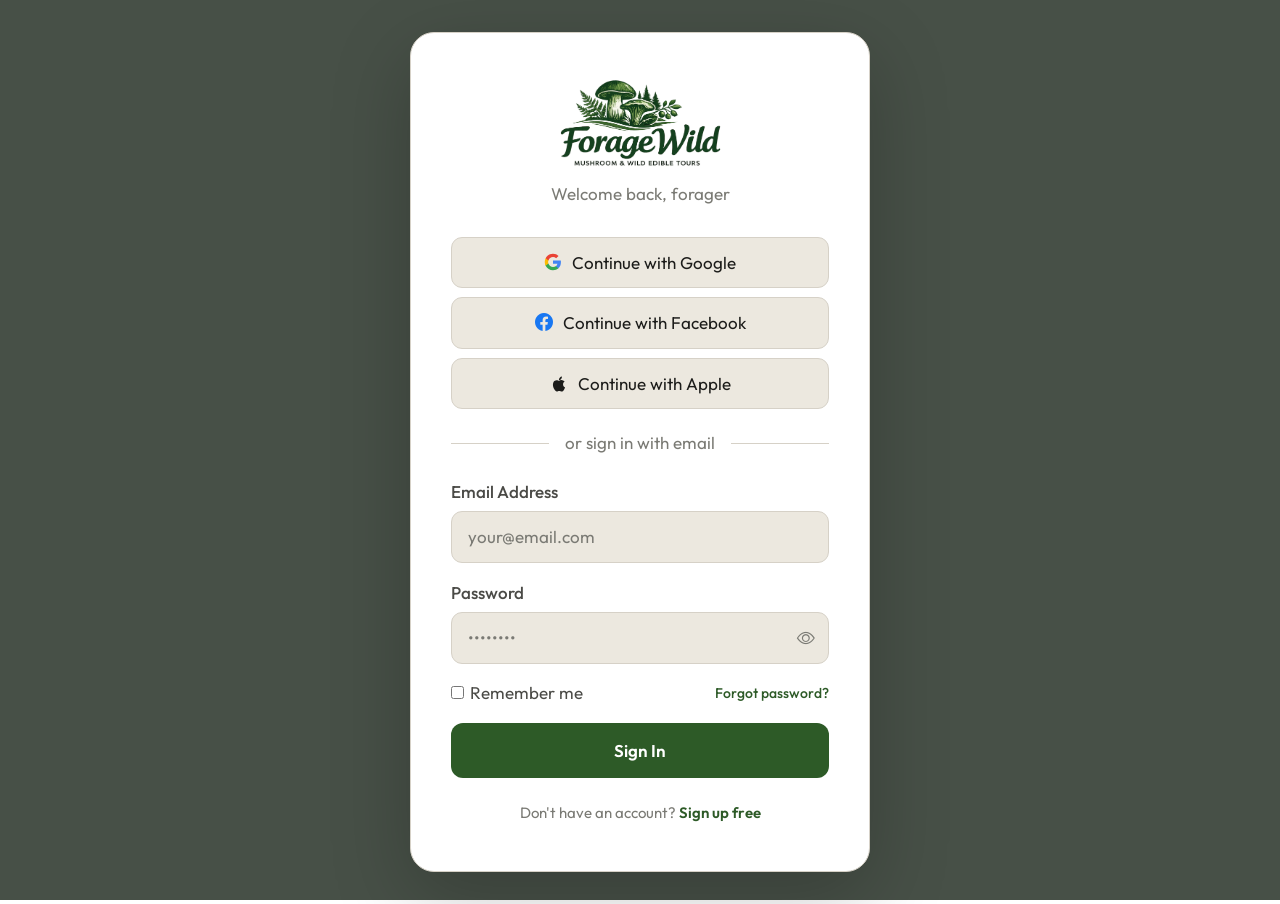
<file: login.html>
<!DOCTYPE html>
<html lang="en" data-theme="light" dir="ltr">
<head>
  <meta charset="UTF-8">
  <link rel="icon" type="image/png" href="images/logo.png">
  <meta name="viewport" content="width=device-width, initial-scale=1.0">
  <title>Login — ForageWild</title>
  <link href="https://cdn.jsdelivr.net/npm/bootstrap@5.3.2/dist/css/bootstrap.min.css" rel="stylesheet">
  <link href="https://cdn.jsdelivr.net/npm/bootstrap-icons@1.11.3/font/bootstrap-icons.min.css" rel="stylesheet">
  <link rel="stylesheet" href="css/style.css">
  <style>
    .auth-wrap {
      min-height: 100vh;
      display: flex;
      align-items: center;
      justify-content: center;
      padding: 2rem;
      position: relative;
      overflow: hidden;
    }
    .auth-bg {
      position: fixed;
      inset: 0;
      background-size: cover;
      background-position: center;
      z-index: 0;
    }
    .auth-ov {
      position: fixed;
      inset: 0;
      background: rgba(8,20,8,.74);
      z-index: 1;
    }
    .auth-card {
      background: var(--surface);
      border: 1px solid var(--border);
      border-radius: 24px;
      padding: 2.8rem 2.5rem;
      width: 100%;
      max-width: 460px;
      box-shadow: 0 24px 80px rgba(0,0,0,.22);
      position: relative;
      z-index: 2;
    }
    .auth-logo { text-align: center; margin-bottom: 1.8rem; }
    .auth-logo img { width: 164px; object-fit: cover;  margin: 0 auto .65rem; display: block; }
    .auth-logo .brand { font-family: 'Cormorant Garamond', serif; font-size: 1.8rem; color: var(--primary); display: block; }
    .auth-logo .sub   { color: var(--text3); font-size: 15px; }
    .sbtn {
      background: var(--bg2);
      border: 1.5px solid var(--border);
      border-radius: 11px;
      padding: .62rem 1rem;
      width: 100%;
      cursor: pointer;
      font-size: 17px !important;
      font-family: 'Outfit', sans-serif;
      color: var(--text);
      display: flex;
      align-items: center;
      justify-content: center;
      gap: 10px;
      transition: all .22s;
      margin-bottom: .55rem;
    }
    .sbtn:hover { background: var(--bg); box-shadow: 0 4px 16px rgba(0,0,0,.1); }
    .sbtn i { font-size: 18px; }
    .divider { display: flex; align-items: center; gap: 1rem; margin: 1.2rem 0; }
    .divider::before, .divider::after { content: ''; flex: 1; height: 1px; background: var(--border); }
    .divider span { font-size: 13px; color: var(--text3); white-space: nowrap; }
    .auth-footer { text-align: center; font-size: 15px; color: var(--text3); margin-top: 1.4rem; }
    .auth-footer a { color: var(--primary); font-weight: 600; text-decoration: none; }
    .auth-footer a:hover { text-decoration: underline; }
    @media (max-width: 480px) { .auth-card { padding: 2rem 1.4rem; } }
  </style>
</head>
<body>

  <div class="auth-bg" style="background-image:url('https://images.unsplash.com/photo-1511884642898-4c92249e20b6?w=1400&q=80');"></div>
  <div class="auth-ov"></div>

  <div class="auth-wrap">
    <div class="auth-card">
      <div class="auth-logo">
        <a href="index.html"><img src="images/logo.png" alt="ForageWild"></a>
        
        <span class="sub">Welcome back, forager</span>
      </div>

      <!-- Social Buttons -->
      <button class="sbtn">
        <svg width="18" height="18" viewBox="0 0 24 24" fill="currentColor"><path d="M22.56 12.25c0-.78-.07-1.53-.2-2.25H12v4.26h5.92c-.26 1.37-1.04 2.53-2.21 3.31v2.77h3.57c2.08-1.92 3.28-4.74 3.28-8.09z" fill="#4285F4"/><path d="M12 23c2.97 0 5.46-.98 7.28-2.66l-3.57-2.77c-.98.66-2.23 1.06-3.71 1.06-2.86 0-5.29-1.93-6.16-4.53H2.18v2.84C3.99 20.53 7.7 23 12 23z" fill="#34A853"/><path d="M5.84 14.09c-.22-.66-.35-1.36-.35-2.09s.13-1.43.35-2.09V7.07H2.18C1.43 8.55 1 10.22 1 12s.43 3.45 1.18 4.93l2.85-2.22.81-.62z" fill="#FBBC05"/><path d="M12 5.38c1.62 0 3.06.56 4.21 1.64l3.15-3.15C17.45 2.09 14.97 1 12 1 7.7 1 3.99 3.47 2.18 7.07l3.66 2.84c.87-2.6 3.3-4.53 6.16-4.53z" fill="#EA4335"/></svg>
        Continue with Google
      </button>
      <button class="sbtn">
        <i class="bi bi-facebook" style="color:#1877F2;"></i>
        Continue with Facebook
      </button>
      <button class="sbtn">
        <svg width="18" height="18" viewBox="0 0 24 24" fill="var(--text)"><path d="M18.71 19.5c-.83 1.24-1.71 2.45-3.05 2.47-1.34.03-1.77-.79-3.29-.79-1.53 0-2 .77-3.27.82-1.31.05-2.3-1.32-3.14-2.53C4.25 17 2.94 12.45 4.7 9.39c.87-1.52 2.43-2.48 4.12-2.51 1.28-.02 2.5.87 3.29.87.78 0 2.26-1.07 3.8-.91.65.03 2.47.26 3.64 1.98-.09.06-2.17 1.28-2.15 3.81.03 3.02 2.65 4.03 2.68 4.04-.03.07-.42 1.44-1.38 2.83M13 3.5c.73-.83 1.94-1.46 2.94-1.5.13 1.17-.34 2.35-1.04 3.19-.69.85-1.83 1.51-2.95 1.42-.15-1.15.41-2.35 1.05-3.11z"/></svg>
        Continue with Apple
      </button>

      <div class="divider"><span>or sign in with email</span></div>

      <!-- Email -->
      <label class="flabel">Email Address</label>
      <input type="email" class="finput" placeholder="your@email.com">

      <!-- Password with eye -->
      <label class="flabel">Password</label>
      <div class="finput-wrap" style="margin-bottom:.9rem;">
        <input type="password" class="finput" placeholder="••••••••" id="pw-login">
        <button class="finput-eye" type="button" onclick="toggleEye('pw-login','eye-login')">
          <i class="bi bi-eye" id="eye-login"></i>
        </button>
      </div>

      <div class="d-flex justify-content-between align-items-center mb-3">
        <label style="font-size:14px;color:var(--text2);display:flex;align-items:center;gap:6px;cursor:pointer;">
          <input type="checkbox" style="accent-color:var(--primary);"> Remember me
        </label>
        <a href="#" style="font-size:14px;color:var(--primary);text-decoration:none;font-weight:500;">Forgot password?</a>
      </div>

      <button class="btn-g" style="width:100%;text-align:center;padding:.8rem;">Sign In</button>

      <div class="auth-footer">
        Don't have an account? <a href="register.html">Sign up free</a>
      </div>
      
    </div>
  </div>

  <script src="https://cdn.jsdelivr.net/npm/bootstrap@5.3.2/dist/js/bootstrap.bundle.min.js"></script>
  <script src="js/main.js"></script>
  <script>
    function toggleEye(inputId, iconId) {
      const input = document.getElementById(inputId);
      const icon  = document.getElementById(iconId);
      if (input.type === 'password') {
        input.type = 'text';
        icon.className = 'bi bi-eye-slash';
      } else {
        input.type = 'password';
        icon.className = 'bi bi-eye';
      }
    }
    document.addEventListener('DOMContentLoaded', () => { initTheme(); initDir(); });
  </script>
  <!-- Scroll to Top -->
  <button id="scrollTopBtn" title="Back to top" aria-label="Back to top">
    <i class="bi bi-arrow-up"></i>
  </button>

</body>
</html>
</file>
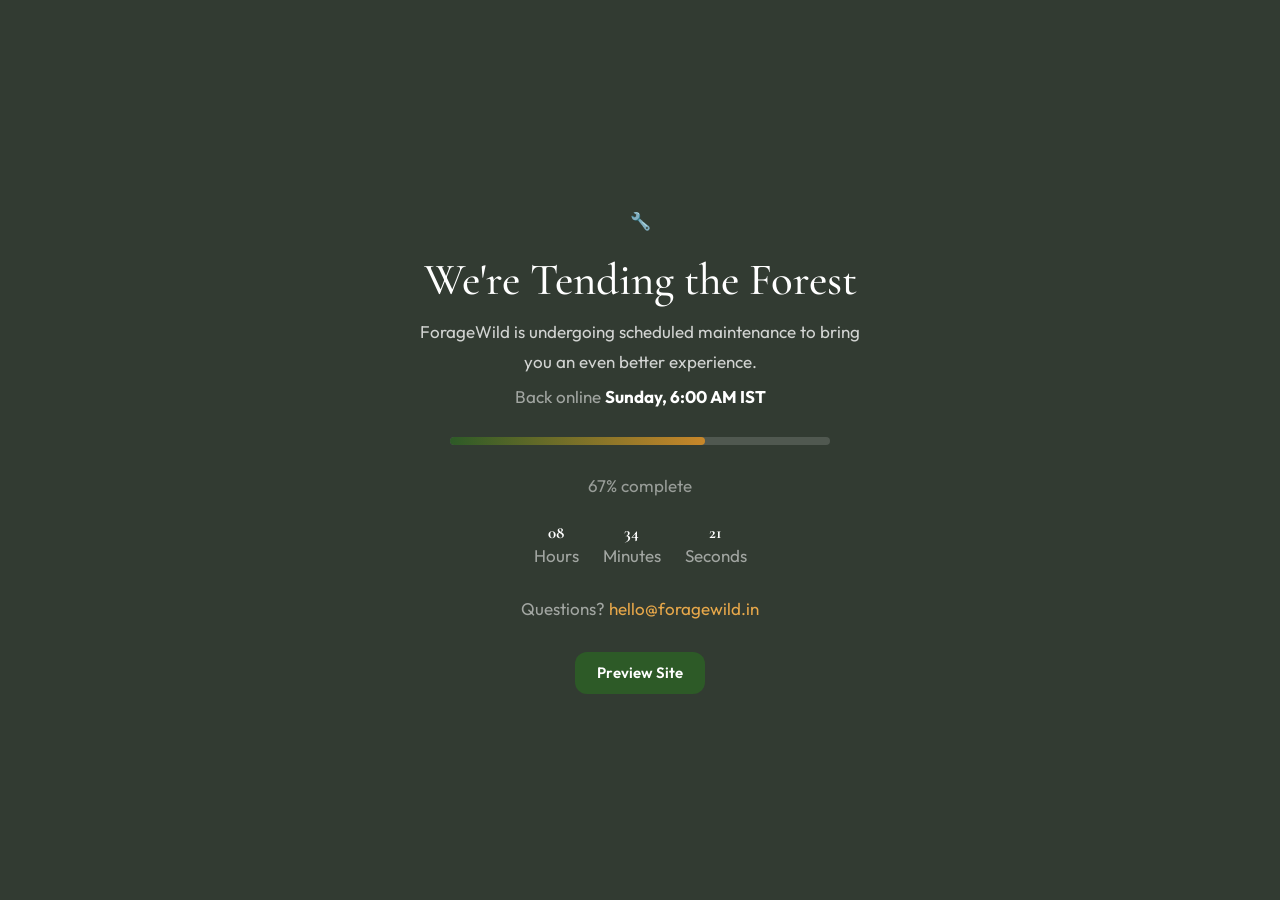
<file: maintenance.html>
<!DOCTYPE html>
<html lang="en" data-theme="light" dir="ltr">
<head>
  <meta charset="UTF-8">
  <link rel="icon" type="image/png" href="images/logo.png">
  <meta name="viewport" content="width=device-width, initial-scale=1.0">
  <title>Maintenance — ForageWild</title>
  <link href="https://cdn.jsdelivr.net/npm/bootstrap@5.3.2/dist/css/bootstrap.min.css" rel="stylesheet">
  <link href="https://cdn.jsdelivr.net/npm/bootstrap-icons@1.11.3/font/bootstrap-icons.min.css" rel="stylesheet">
  <link rel="stylesheet" href="css/style.css">
  <style>
    .maint-wrap {
      min-height: 100vh;
      display: flex;
      align-items: center;
      justify-content: center;
      text-align: center;
      position: relative;
      overflow: hidden;
      padding: 2rem;
    }
    .maint-bg { position: fixed; inset: 0; background-size: cover; background-position: center; z-index: 0; }
    .maint-ov { position: fixed; inset: 0; background: rgba(6,16,6,.82); z-index: 1; }
    .maint-c  { position: relative; z-index: 2; color: #fff; max-width: 560px; }
    .maint-icon { font-size: 4.5rem; display: block; margin-bottom: 1.2rem; }
    .pbar  { height: 8px; background: rgba(255,255,255,.15); border-radius: 50px; overflow: hidden; margin: 1.6rem auto; max-width: 380px; }
    .pfill { height: 100%; width: 67%; background: linear-gradient(90deg, var(--primary), var(--accent)); border-radius: 50px; animation: panim 2.5s ease-in-out infinite alternate; }
    @keyframes panim { from { width: 61%; } to { width: 75%; } }
    .countdown { display: flex; gap: 1.5rem; justify-content: center; margin: 1.5rem 0; flex-wrap: wrap; }
    .cdown-item { text-align: center; }
    .cdown-num  { font-family: 'Cormorant Garamond', serif; font-size: 2.4rem; font-weight: 700; color: #fff; line-height: 1; display: block; }
    .cdown-lbl  { font-size: 13px; color: rgba(255,255,255,.55); }
  </style>
</head>
<body>
  <div class="maint-bg" style="background-image:url('https://images.unsplash.com/photo-1470058869958-2a77ade41c02?w=1400&q=80');"></div>
  <div class="maint-ov"></div>
  <div class="maint-wrap">
    <div class="maint-c">
      <span class="maint-icon">🔧</span>
      <h1 style="color:#fff;font-size:clamp(1.8rem,4vw,2.8rem);margin-bottom:.7rem;">We're Tending the Forest</h1>
      <p style="color:rgba(255,255,255,.78);max-width:460px;margin:0 auto .4rem;">ForageWild is undergoing scheduled maintenance to bring you an even better experience.</p>
      <p style="color:rgba(255,255,255,.55);">Back online <strong style="color:#fff;">Sunday, 6:00 AM IST</strong></p>

      <div class="pbar"><div class="pfill" id="pfill"></div></div>
      <p style="color:rgba(255,255,255,.5);font-size:14px;">67% complete</p>

      <div class="countdown">
        <div class="cdown-item"><span class="cdown-num" id="ch">08</span><span class="cdown-lbl">Hours</span></div>
        <div class="cdown-item"><span class="cdown-num" id="cm">34</span><span class="cdown-lbl">Minutes</span></div>
        <div class="cdown-item"><span class="cdown-num" id="cs">22</span><span class="cdown-lbl">Seconds</span></div>
      </div>

      <p style="color:rgba(255,255,255,.55);margin-top:.5rem;">Questions? <a href="mailto:hello@foragewild.in" style="color:var(--accent-l);">hello@foragewild.in</a></p>
      <div style="margin-top:1.8rem;display:flex;gap:1rem;justify-content:center;flex-wrap:wrap;">
        <a class="btn-g" href="index.html" style="font-size:15px!important;padding:.5rem 1.4rem;">Preview Site</a>
      </div>
    </div>
  </div>

  <script src="js/main.js"></script>
  <script>
    document.addEventListener('DOMContentLoaded', () => { initTheme(); initDir(); });
    // countdown demo
    let h = 8, m = 34, s = 22;
    setInterval(() => {
      s--;
      if (s < 0) { s = 59; m--; }
      if (m < 0) { m = 59; h--; }
      if (h < 0) h = 0;
      document.getElementById('ch').textContent = String(h).padStart(2,'0');
      document.getElementById('cm').textContent = String(m).padStart(2,'0');
      document.getElementById('cs').textContent = String(s).padStart(2,'0');
    }, 1000);
  </script>
  <!-- Scroll to Top -->
  <button id="scrollTopBtn" title="Back to top" aria-label="Back to top">
    <i class="bi bi-arrow-up"></i>
  </button>

</body>
</html>
</file>
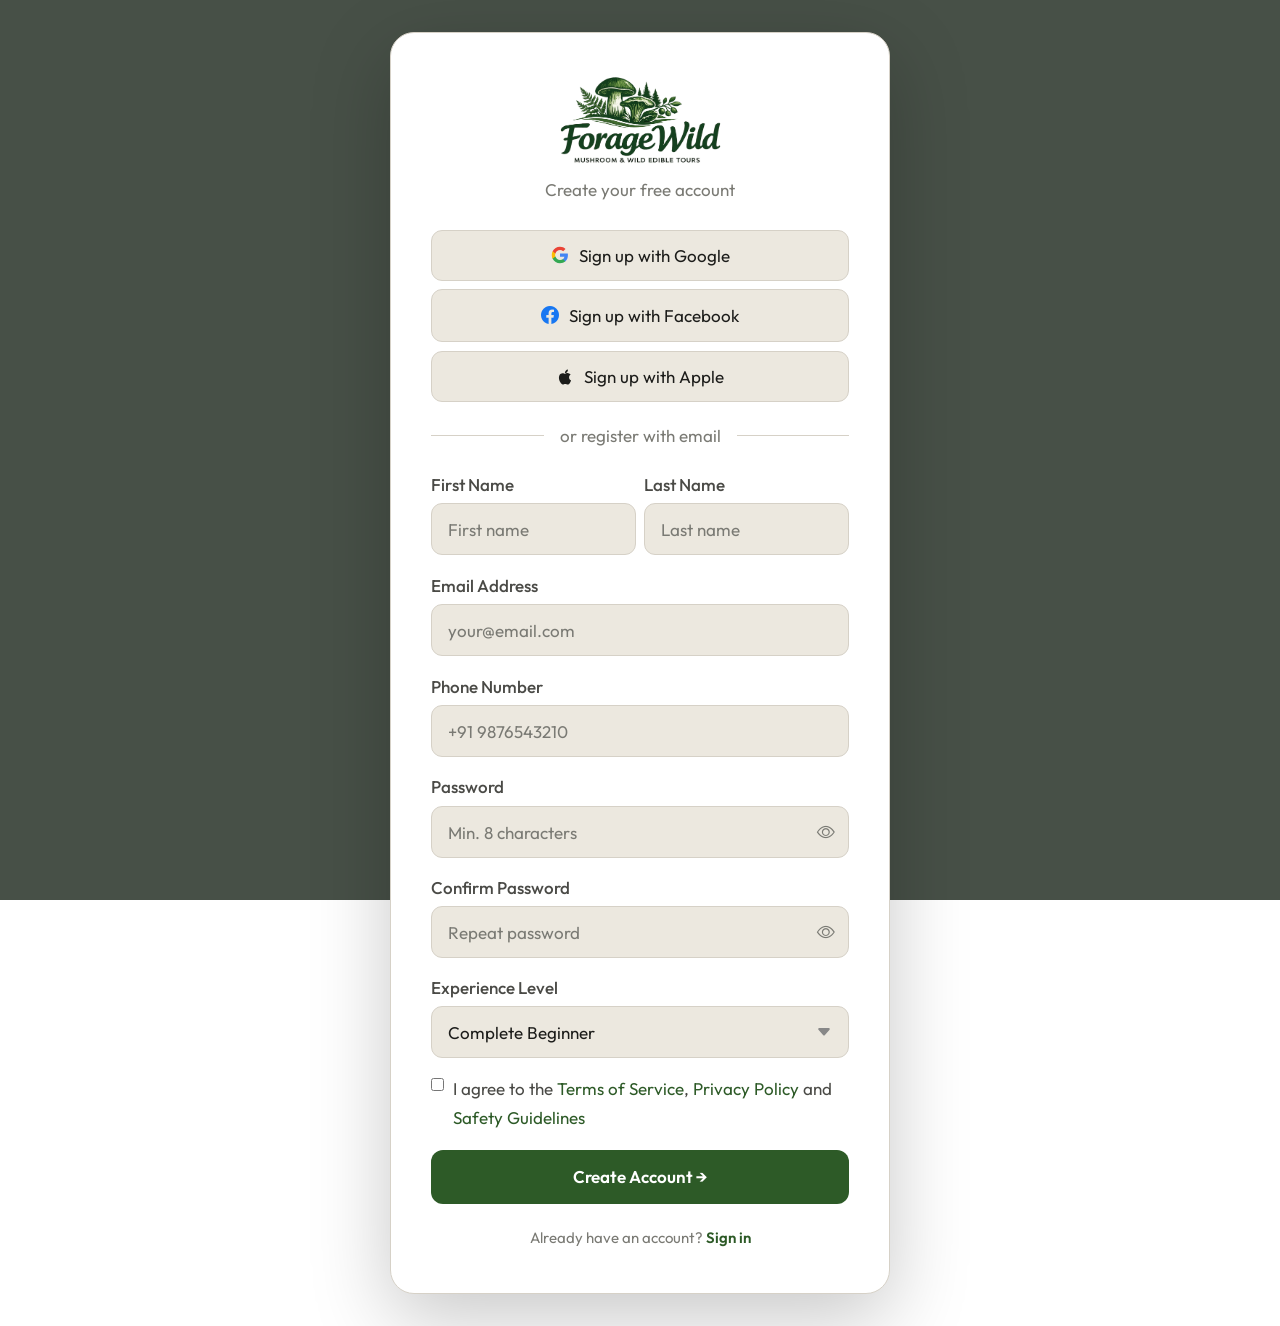
<file: register.html>
<!DOCTYPE html>
<html lang="en" data-theme="light" dir="ltr">
<head>
  <meta charset="UTF-8">
  <link rel="icon" type="image/png" href="images/logo.png">
  <meta name="viewport" content="width=device-width, initial-scale=1.0">
  <title>Register — ForageWild</title>
  <link href="https://cdn.jsdelivr.net/npm/bootstrap@5.3.2/dist/css/bootstrap.min.css" rel="stylesheet">
  <link href="https://cdn.jsdelivr.net/npm/bootstrap-icons@1.11.3/font/bootstrap-icons.min.css" rel="stylesheet">
  <link rel="stylesheet" href="css/style.css">
  <style>
    .auth-wrap {
      min-height: 100vh;
      display: flex;
      align-items: center;
      justify-content: center;
      padding: 2rem;
      position: relative;
      overflow: hidden;
    }
    .auth-bg { position: fixed; inset: 0; background-size: cover; background-position: center; z-index: 0; }
    .auth-ov { position: fixed; inset: 0; background: rgba(8,20,8,.74); z-index: 1; }
    .auth-card {
      background: var(--surface);
      border: 1px solid var(--border);
      border-radius: 24px;
      padding: 2.6rem 2.5rem;
      width: 100%;
      max-width: 500px;
      box-shadow: 0 24px 80px rgba(0,0,0,.22);
      position: relative;
      z-index: 2;
    }
    .auth-logo { text-align: center; margin-bottom: 1.6rem; }
    .auth-logo img { width: 164px; object-fit: cover; margin: 0 auto .6rem; display: block; }
    .auth-logo .brand { font-family: 'Cormorant Garamond', serif; font-size: 1.75rem; color: var(--primary); display: block; }
    .auth-logo .sub   { color: var(--text3); font-size: 15px; }
    .sbtn {
      background: var(--bg2); border: 1.5px solid var(--border); border-radius: 11px;
      padding: .62rem 1rem; width: 100%; cursor: pointer; font-size: 17px !important;
      font-family: 'Outfit', sans-serif; color: var(--text);
      display: flex; align-items: center; justify-content: center; gap: 10px;
      transition: all .22s; margin-bottom: .55rem;
    }
    .sbtn:hover { background: var(--bg); box-shadow: 0 4px 16px rgba(0,0,0,.1); }
    .sbtn i { font-size: 18px; }
    .divider { display: flex; align-items: center; gap: 1rem; margin: 1.2rem 0; }
    .divider::before, .divider::after { content: ''; flex: 1; height: 1px; background: var(--border); }
    .divider span { font-size: 13px; color: var(--text3); white-space: nowrap; }
    .auth-footer { text-align: center; font-size: 15px; color: var(--text3); margin-top: 1.3rem; }
    .auth-footer a { color: var(--primary); font-weight: 600; text-decoration: none; }
    .auth-footer a:hover { text-decoration: underline; }
    @media (max-width: 480px) { .auth-card { padding: 2rem 1.4rem; } }
  </style>
</head>
<body>

  <div class="auth-bg" style="background-image:url('https://images.unsplash.com/photo-1448375240586-882707db888b?w=1400&q=80');"></div>
  <div class="auth-ov"></div>

  <div class="auth-wrap">
    <div class="auth-card">
      <div class="auth-logo">
        <a href="index.html"><img src="images/logo.png" alt="ForageWild"></a>
        
        <span class="sub">Create your free account</span>
      </div>

      <!-- Social Buttons -->
      <button class="sbtn">
        <svg width="18" height="18" viewBox="0 0 24 24"><path d="M22.56 12.25c0-.78-.07-1.53-.2-2.25H12v4.26h5.92c-.26 1.37-1.04 2.53-2.21 3.31v2.77h3.57c2.08-1.92 3.28-4.74 3.28-8.09z" fill="#4285F4"/><path d="M12 23c2.97 0 5.46-.98 7.28-2.66l-3.57-2.77c-.98.66-2.23 1.06-3.71 1.06-2.86 0-5.29-1.93-6.16-4.53H2.18v2.84C3.99 20.53 7.7 23 12 23z" fill="#34A853"/><path d="M5.84 14.09c-.22-.66-.35-1.36-.35-2.09s.13-1.43.35-2.09V7.07H2.18C1.43 8.55 1 10.22 1 12s.43 3.45 1.18 4.93l2.85-2.22.81-.62z" fill="#FBBC05"/><path d="M12 5.38c1.62 0 3.06.56 4.21 1.64l3.15-3.15C17.45 2.09 14.97 1 12 1 7.7 1 3.99 3.47 2.18 7.07l3.66 2.84c.87-2.6 3.3-4.53 6.16-4.53z" fill="#EA4335"/></svg>
        Sign up with Google
      </button>
      <button class="sbtn">
        <i class="bi bi-facebook" style="color:#1877F2;"></i>
        Sign up with Facebook
      </button>
      <button class="sbtn">
        <svg width="18" height="18" viewBox="0 0 24 24" fill="var(--text)"><path d="M18.71 19.5c-.83 1.24-1.71 2.45-3.05 2.47-1.34.03-1.77-.79-3.29-.79-1.53 0-2 .77-3.27.82-1.31.05-2.3-1.32-3.14-2.53C4.25 17 2.94 12.45 4.7 9.39c.87-1.52 2.43-2.48 4.12-2.51 1.28-.02 2.5.87 3.29.87.78 0 2.26-1.07 3.8-.91.65.03 2.47.26 3.64 1.98-.09.06-2.17 1.28-2.15 3.81.03 3.02 2.65 4.03 2.68 4.04-.03.07-.42 1.44-1.38 2.83M13 3.5c.73-.83 1.94-1.46 2.94-1.5.13 1.17-.34 2.35-1.04 3.19-.69.85-1.83 1.51-2.95 1.42-.15-1.15.41-2.35 1.05-3.11z"/></svg>
        Sign up with Apple
      </button>

      <div class="divider"><span>or register with email</span></div>

      <!-- Form -->
      <div class="row g-2">
        <div class="col-6">
          <label class="flabel">First Name</label>
          <input type="text" class="finput" placeholder="First name">
        </div>
        <div class="col-6">
          <label class="flabel">Last Name</label>
          <input type="text" class="finput" placeholder="Last name">
        </div>
      </div>
      <label class="flabel">Email Address</label>
      <input type="email" class="finput" placeholder="your@email.com">
      <label class="flabel">Phone Number</label>
      <input type="tel" class="finput" placeholder="+91 9876543210">

      <label class="flabel">Password</label>
      <div class="finput-wrap" style="margin-bottom:.9rem;">
        <input type="password" class="finput" placeholder="Min. 8 characters" id="pw-reg">
        <button class="finput-eye" type="button" onclick="toggleEye('pw-reg','eye-reg')">
          <i class="bi bi-eye" id="eye-reg"></i>
        </button>
      </div>

      <label class="flabel">Confirm Password</label>
      <div class="finput-wrap" style="margin-bottom:.9rem;">
        <input type="password" class="finput" placeholder="Repeat password" id="pw-reg2">
        <button class="finput-eye" type="button" onclick="toggleEye('pw-reg2','eye-reg2')">
          <i class="bi bi-eye" id="eye-reg2"></i>
        </button>
      </div>

      <label class="flabel">Experience Level</label>
      <select class="finput">
        <option>Complete Beginner</option>
        <option>Some Foraging Experience</option>
        <option>Intermediate</option>
        <option>Advanced / Expert</option>
      </select>

      <label style="font-size:14px;color:var(--text2);display:flex;align-items:flex-start;gap:9px;cursor:pointer;margin-bottom:1.1rem;">
        <input type="checkbox" style="accent-color:var(--primary);margin-top:4px;flex-shrink:0;">
        <span>I agree to the <a href="#" style="color:var(--primary);">Terms of Service</a>, <a href="#" style="color:var(--primary);">Privacy Policy</a> and <a href="safety.html" style="color:var(--primary);">Safety Guidelines</a></span>
      </label>

      <button class="btn-g" style="width:100%;text-align:center;padding:.8rem;">Create Account →</button>

      <div class="auth-footer">
        Already have an account? <a href="login.html">Sign in</a>
      </div>
      
    </div>
  </div>

  <script src="https://cdn.jsdelivr.net/npm/bootstrap@5.3.2/dist/js/bootstrap.bundle.min.js"></script>
  <script src="js/main.js"></script>
  <script>
    function toggleEye(inputId, iconId) {
      const input = document.getElementById(inputId);
      const icon  = document.getElementById(iconId);
      if (input.type === 'password') {
        input.type = 'text';
        icon.className = 'bi bi-eye-slash';
      } else {
        input.type = 'password';
        icon.className = 'bi bi-eye';
      }
    }
    document.addEventListener('DOMContentLoaded', () => { initTheme(); initDir(); });
  </script>
  <!-- Scroll to Top -->
  <button id="scrollTopBtn" title="Back to top" aria-label="Back to top">
    <i class="bi bi-arrow-up"></i>
  </button>

</body>
</html>
</file>
<file: css/style.css>
/* ============================================================
   ForageWild — Global Stylesheet
   ============================================================ */

/* ── Google Fonts ── */
@import url('https://fonts.googleapis.com/css2?family=Cormorant+Garamond:wght@400;600;700&family=Outfit:wght@300;400;500;600&display=swap');

/* ── CSS Variables ── */
:root {
  --primary:       #2d5a27;
  --primary-l:     #4a8c42;
  --primary-d:     #1a3a16;
  --accent:        #c8872a;
  --accent-l:      #e8a84a;
  --bg:            #f5f2ec;
  --bg2:           #ece8df;
  --surface:       #ffffff;
  --text:          #1c1c1a;
  --text2:         #4a4a46;
  --text3:         #7a7a74;
  --border:        #d6d1c7;
  --shadow-sm:     0 2px 12px rgba(0,0,0,.07);
  --shadow:        0 6px 28px rgba(0,0,0,.10);
  --shadow-lg:     0 16px 56px rgba(0,0,0,.14);
  --radius:        14px;
  --radius-lg:     20px;
  --ff:            'Cormorant Garamond', serif;
  --fb:            'Outfit', sans-serif;
}

[data-theme="dark"] {
  --bg:        #0e170d;
  --bg2:       #152013;
  --surface:   #192518;
  --text:      #eeebe5;
  --text2:     #bcb8b0;
  --text3:     #7a7a6a;
  --border:    #2a3d28;
  --shadow-sm: 0 2px 12px rgba(0,0,0,.25);
  --shadow:    0 6px 28px rgba(0,0,0,.35);
  --shadow-lg: 0 16px 56px rgba(0,0,0,.45);
  --primary:   #2d5a27;
  --primary-l: #7acc6e;
  --primary-d: #3d8033;
  --accent:    #e8a84a;
}

/* ── Reset & Base ── */
*, *::before, *::after { box-sizing: border-box; margin: 0; padding: 0; }
html { scroll-behavior: smooth; font-size: 16px; }
body {
  font-family: var(--fb);
  color: var(--text);
  font-size: 17px;
  line-height: 1.72;
  transition: background .3s, color .3s;
  -webkit-font-smoothing: antialiased;
}

/* ── Typography scale ── */
p, span, li, td, th, label, blockquote,
input, textarea, select, option,
.lead, .card-text { font-size: 17px !important; }

h1 { font-family: var(--ff); font-size: clamp(2.2rem, 5vw, 3.8rem); line-height: 1.15; }
h2 { font-family: var(--ff); font-size: clamp(1.6rem, 3vw, 2.4rem); line-height: 1.25; }
h3 { font-family: var(--ff); font-size: 1.25rem; line-height: 1.3; }
h4 { font-family: var(--fb); font-size: 1.05rem; font-weight: 600; }
a { color: inherit; text-decoration: none; }

img { max-width: 100%; display: block; }

/* ── Utility ── */
.sec          { padding: 5rem 0; }
.sec-alt      {  }
.text-primary-c { color: var(--primary) !important; }
.text-accent  { color: var(--accent) !important; }

.pill {
  display: inline-block;
  background: var(--primary);
  color: #fff;
  border-radius: 50px;
  padding: .18rem 1.1rem;
  font-size: 13px;
  font-weight: 600;
  letter-spacing: .5px;
  margin-bottom: .7rem;
}
.pill-outline {
  display: inline-block;
  border: 1.5px solid var(--primary);
  color: var(--primary);
  border-radius: 50px;
  padding: .15rem 1rem;
  font-size: 13px;
  font-weight: 600;
  margin-bottom: .7rem;
}

/* ── BUTTONS ── */
.btn-g {
  background: var(--primary);
  color: #fff !important;
  border: none;
  padding: .65rem 1.9rem;
  border-radius: 12px;
  font-size: 17px !important;
  font-weight: 600;
  cursor: pointer;
  transition: all .22s;
  display: inline-block;
  font-family: var(--fb);
}
.btn-g:hover { background: var(--primary-d); transform: translateY(-2px); box-shadow: 0 6px 20px rgba(45,90,39,.3); }

.btn-a {
  background: var(--accent);
  color: #fff !important;
  border: none;
  padding: .65rem 1.9rem;
  border-radius: 12px;
  font-size: 17px !important;
  font-weight: 600;
  cursor: pointer;
  transition: all .22s;
  display: inline-block;
  font-family: var(--fb);
}
.btn-a:hover { background: var(--accent-l); transform: translateY(-2px); box-shadow: 0 6px 20px rgba(200,135,42,.3); }

.btn-o {
  background: transparent;
  color: #fff;
  border: 2px solid rgba(255,255,255,.65);
  padding: .62rem 1.7rem;
  border-radius: 12px;
  font-size: 17px !important;
  font-weight: 500;
  cursor: pointer;
  transition: all .22s;
  display: inline-block;
  font-family: var(--fb);
}
.btn-o:hover { background: rgba(255,255,255,.15); }

.btn-ghost {
  background: var(--bg2);
  color: var(--text) !important;
  border: 1px solid var(--border);
  padding: .62rem 1.7rem;
  border-radius: 12px;
  font-size: 17px !important;
  font-weight: 500;
  cursor: pointer;
  transition: all .22s;
  display: inline-block;
  font-family: var(--fb);
}
.btn-ghost:hover { background: var(--bg); box-shadow: var(--shadow-sm); }

/* ── NAVBAR ── */
.nbar {
  background: var(--surface);
  border-bottom: 1px solid var(--border);
  position: sticky;
  top: 0;
  z-index: 1000;
  transition: background .3s, border-color .3s;
  padding: 5px 0px;
}
.nbar .container {
  display: flex;
  align-items: center;
  justify-content: space-between;
  height: 64px;
  padding-top: 12px;
  padding-bottom: 12px;
  gap: 12px;
  position: relative;
}

/* Brand */
.nbrand {
  font-family: var(--ff);
  font-size: 1.5rem;
  font-weight: 700;
  color: var(--primary) !important;
  display: flex;
  align-items: center;
  gap: 9px;
  text-decoration: none;
  white-space: nowrap;
  flex-shrink: 0;
}
[dir=rtl] .nbrand { flex-direction: row-reverse; }
.b-icon {
  width: 36px; height: 36px;
  border-radius: 50%;
  background: var(--primary);
  display: flex; align-items: center; justify-content: center;
  color: #fff; font-size: 18px;
  flex-shrink: 0;
}

/* Desktop Nav Links */
.dnav {
  display: flex;
  align-items: center;
  gap: 2px;
  flex-wrap: nowrap;
}
.nl {
  color: var(--text) !important;
  font-size: 17px !important;
  font-weight: 500;
  padding: .42rem .9rem;
  border-radius: 9px;
  transition: all .2s;
  cursor: pointer;
  white-space: nowrap;
  display: block;
  text-decoration: none;
  font-family: var(--fb);
}
.nl:hover  { color: var(--primary) !important; background: var(--bg2); }
.nl.active { color: var(--primary) !important; background: rgba(45,90,39,.12); font-weight: 600; }

/* Dropdown */
.ddwrap { position: relative; }
.nl-dd {
  display: flex;
  align-items: center;
  gap: 4px;
}
.nl-dd i { font-size: 11px; transition: transform .2s; }
.nl-dd.open i { transform: rotate(180deg); }
.ddmenu {
  position: absolute;
  top: calc(100% + 6px);
  left: 0;
  background: var(--surface);
  border: 1px solid var(--border);
  border-radius: 13px;
  padding: .45rem;
  min-width: 175px;
  box-shadow: var(--shadow);
  display: none;
  z-index: 1001;
}
[dir=rtl] .ddmenu { left: auto; right: 0; }
.ddmenu.show { display: block; }
.ddi {
  color: var(--text) !important;
  font-size: 17px !important;
  padding: .46rem .9rem;
  border-radius: 8px;
  cursor: pointer;
  display: flex;
  align-items: center;
  gap: 8px;
  transition: background .18s;
  font-family: var(--fb);
}
.ddi:hover { background: var(--bg2); color: var(--primary) !important; }
.ddi.active { background: rgba(45,90,39,.1); color: var(--primary) !important; }

/* Controls */
.nctrl {
  display: flex;
  align-items: center;
  gap: 7px;
  flex-shrink: 0;
}
[dir=rtl] .nctrl { flex-direction: row-reverse; }

.ibtn {
  width: 38px; height: 38px;
  border: 1px solid var(--border);
  background: var(--bg2);
  border-radius: 10px;
  display: flex; align-items: center; justify-content: center;
  cursor: pointer;
  color: var(--text);
  font-size: 15px;
  transition: all .2s;
  flex-shrink: 0;
  font-family: var(--fb);
  font-weight: 600;
  font-size: 11px;
  letter-spacing: -.2px;
  white-space: nowrap;
  padding: 0 10px;
  min-width: 38px;
}
.ibtn:hover { background: var(--primary); color: #fff; border-color: var(--primary); }
.ibtn i { font-size: 15px; }

.btn-login {
  background: var(--primary);
  color: #fff !important;
  border: none;
  padding: .4rem 1.3rem;
  border-radius: 10px;
  font-size: 17px !important;
  font-weight: 600;
  cursor: pointer;
  transition: all .2s;
  font-family: var(--fb);
  white-space: nowrap;
}
.btn-login:hover { background: var(--primary-d); box-shadow: 0 4px 14px rgba(45,90,39,.3); }

/* Hamburger */
.hbtn {
  display: none;
  width: 42px; height: 42px;
  background: var(--bg2);
  border: 1px solid var(--border);
  border-radius: 10px;
  align-items: center; justify-content: center;
  cursor: pointer;
  color: var(--text);
  font-size: 21px;
  flex-shrink: 0;
}
.hbtn:hover { background: var(--primary); color: #fff; border-color: var(--primary); }

/* Mobile Menu */
.mmenu {
  display: none;
  background: var(--surface);
  border-top: 1px solid var(--border);
  padding: 1rem;
  position: absolute;
  top: 64px;
  left: 0; right: 0;
  box-shadow: var(--shadow);
  z-index: 999;
  max-height: calc(100vh - 64px);
  overflow-y: auto;
}
.mmenu.open { display: block; }

.mmenu .nl {
  display: block;
  padding: .6rem 1rem;
  border-radius: 9px;
  margin-bottom: 2px;
}
.mob-dd .ddmenu {
  position: static;
  box-shadow: none;
  border: none;
  background: var(--bg2);
  border-radius: 10px;
  margin-top: 4px;
  margin-bottom: 6px;
  padding: .35rem;
}
.mctrl {
  display: flex;
  align-items: center;
  gap: 8px;
  padding: .9rem .4rem 0;
  border-top: 1px solid var(--border);
  margin-top: .6rem;
  flex-wrap: wrap;
}
[dir=rtl] .mctrl { flex-direction: row-reverse; }

/* ── PAGE HERO ── */
.phero {
  position: relative;
  padding: 5rem 0;
  overflow: hidden;
}
.phero-bg {
  position: absolute;
  inset: 0;
  background-size: cover;
  background-position: center;
}
.phero-ov {
  position: absolute;
  inset: 0;
  background: linear-gradient(135deg, rgba(10,30,10,.82) 0%, rgba(25,60,22,.62) 100%);
}
.phero-c {
  position: relative;
  z-index: 2;
  text-align: center;
  color: #fff;
}
.phero-badge {
  display: inline-block;
  background: rgba(255,255,255,.15);
  border: 1px solid rgba(255,255,255,.3);
  color: #fff;
  border-radius: 50px;
  padding: .25rem 1rem;
  font-size: 13px;
  margin-bottom: 1rem;
  backdrop-filter: blur(8px);
}

/* ── MAIN HERO (home) ── */
.hero {
  position: relative;
  min-height: 88vh;
  display: flex;
  align-items: center;
  overflow: hidden;
}
.hero-bg  { position: absolute; inset: 0; background-size: cover; background-position: center; }
.hero-ov  { position: absolute; inset: 0; background: linear-gradient(130deg, rgba(10,28,10,.88) 0%, rgba(20,55,18,.7) 55%, rgba(10,28,10,.4) 100%); }
.hero-c   { position: relative; z-index: 2; padding: 4rem 0; }
.hero-badge {
  display: inline-block;
  background: rgba(255,255,255,.14);
  border: 1px solid rgba(255,255,255,.3);
  color: #fff;
  border-radius: 50px;
  padding: .28rem 1rem;
  font-size: 14px;
  margin-bottom: 1.2rem;
  backdrop-filter: blur(10px);
}
.hero-title { color: #fff; margin-bottom: 1.1rem; }
.hero-title span { color: var(--accent-l); }
.hero-desc { font-size: 17px !important; color: rgba(255,255,255,.84); max-width: 520px; margin-bottom: 2rem; }
.hero-stats { display: flex; gap: 2.2rem; margin-top: 2.5rem; flex-wrap: wrap; }
.stat strong { font-family: var(--ff); font-size: 1.8rem; color: #fff; display: block; line-height: 1; }
.stat span   { font-size: 14px; color: rgba(255,255,255,.68); }

/* Hero float card */
.hero-imgcard {
  background: rgba(255,255,255,.12);
  backdrop-filter: blur(18px);
  border: 1px solid rgba(255,255,255,.2);
  border-radius: 20px;
  overflow: hidden;
}
.hero-imgcard img { width: 100%; height: 260px; object-fit: cover; }
.hero-imgcard-body { padding: 1.2rem 1.4rem; color: #fff; }
.float-badge {
  position: absolute;
  background: var(--surface);
  color: var(--text);
  border-radius: 12px;
  padding: .45rem 1rem;
  font-size: 13px;
  font-weight: 600;
  box-shadow: var(--shadow);
  display: flex;
  align-items: center;
  gap: 6px;
}
.fb1 { top: 12%; left: -8%; }
.fb2 { bottom: 18%; right: -8%; }
[dir=rtl] .fb1 { left: auto; right: -8%; }
[dir=rtl] .fb2 { right: auto; left: -8%; }

/* ── CARDS ── */
.ccard {
  background: var(--surface);
  border: 1px solid var(--border);
  border-radius: var(--radius);
  overflow: hidden;
  transition: all .3s;
  height: 100%;
}
.ccard:hover { transform: translateY(-7px); box-shadow: 0 18px 50px rgba(0,0,0,.13); }
.ccard img   { width: 100%; height: 210px; object-fit: cover; transition: transform .4s; }
.ccard:hover img { transform: scale(1.04); }
.ccard-body  { padding: 1.4rem; }
.ctitle      { font-family: var(--ff); font-size: 1.15rem; font-weight: 600; color: var(--text); margin-bottom: .4rem; }
.cmeta       { font-size: 13px; color: var(--text3); margin-bottom: .7rem; display: flex; gap: .9rem; flex-wrap: wrap; }
.cmeta span  { display: flex; align-items: center; gap: 4px; }

/* Tags */
.tag     { display: inline-block; background: var(--bg2); color: var(--text2); border-radius: 6px; padding: .1rem .55rem; font-size: 13px; margin-right: 3px; }
.tag-gr  { background: rgba(45,90,39,.1); color: var(--primary); }
.tag-am  { background: rgba(200,135,42,.1); color: var(--accent); }
.tag-rd  { background: rgba(220,53,69,.1); color: #dc3545; }

/* Badges */
.mbadge    { display: inline-block; padding: .18rem .75rem; border-radius: 50px; font-size: 13px; font-weight: 600; margin-bottom: 1.5rem; }
.mb-g      { background: rgba(45,90,39,.1); color: var(--primary); }
.mb-a      { background: rgba(200,135,42,.1); color: var(--accent); }
.mb-r      { background: rgba(220,53,69,.1); color: #dc3545; }
.mb-b      { background: rgba(88,173,76,.1); color: #2d5a27; }

/* ── FEATURE BOX ── */
.fbox {
  background: var(--surface);
  border: 1px solid var(--border);
  border-radius: var(--radius);
  padding: 1.9rem;
  transition: all .3s;
  height: 100%;
}
.fbox:hover { box-shadow: var(--shadow); transform: translateY(-4px); }
.ficon {
  width: 54px; height: 54px;
  border-radius: 14px;
  display: flex; align-items: center; justify-content: center;
  font-size: 1.5rem;
  margin-bottom: 1.1rem;
}
.fi-g { background: rgba(45,90,39,.12); }
.fi-a { background: rgba(200,135,42,.12); }
.fi-b { background: rgba(30,100,180,.1); }
.fi-r { background: rgba(180,50,50,.1); }

/* ── GALLERY ── */
.gal-grid {
  display: grid;
  grid-template-columns: repeat(auto-fill, minmax(220px, 1fr));
  gap: 14px;
}
.gal-item {
  border-radius: var(--radius);
  overflow: hidden;
  aspect-ratio: 1;
  position: relative;
  cursor: pointer;
}
.gal-item img { width: 100%; height: 100%; object-fit: cover; transition: transform .4s; }
.gal-item:hover img { transform: scale(1.07); }
.gal-ov {
  position: absolute; inset: 0;
  background: rgba(0,0,0,.52);
  display: flex; align-items: flex-end;
  padding: 1rem;
  opacity: 0; transition: opacity .3s;
}
.gal-item:hover .gal-ov { opacity: 1; }
.gal-ov span { color: #fff; font-size: 14px; font-weight: 500; }

/* ── TIMELINE ── */
.tline { position: relative; padding-left: 4rem; }
.tline::before { content: ''; position: absolute; left: 30px; top: 0; bottom: 0; width: 2px; background: var(--border); }
.titem { position: relative; margin-bottom: 2rem; }
.tdot {
  position: absolute; left: -3rem; top: 4px;
  width: 28px; height: 28px; border-radius: 50%;
  background: var(--primary);
  display: flex; align-items: center; justify-content: center;
  color: #fff; font-size: 12px; font-weight: 700;
}
[dir=rtl] .tline { padding-left: 0; padding-right: 4rem; }
[dir=rtl] .tline::before { left: auto; right: 30px; }
[dir=rtl] .tdot { left: auto; right: -3rem; }

/* ── TEAM CARD ── */
.tcard {
  background: var(--surface);
  border: 1px solid var(--border);
  border-radius: var(--radius);
  overflow: hidden;
  text-align: center;
  height: 100%;
  transition: all .3s;
}
.tcard:hover { transform: translateY(-5px); box-shadow: var(--shadow); }
.tcard img  { width: 100%; height: 220px; object-fit: cover; object-position: top; }
.tcard-body { padding: 1.4rem; }

/* ── TESTIMONIAL ── */
.rcard {
  background: var(--surface);
  border: 1px solid var(--border);
  border-radius: var(--radius);
  padding: 1.8rem;
  height: 100%;
  transition: all .3s;
}
.rcard:hover { box-shadow: var(--shadow); transform: translateY(-3px); }
.stars { color: var(--accent); font-size: 1rem; margin-bottom: .7rem; }
.ravatar { width: 46px; height: 46px; border-radius: 50%; object-fit: cover; flex-shrink: 0; }

/* ── SEASON CARD ── */
.scard {
  background: var(--surface);
  border: 1px solid var(--border);
  border-radius: var(--radius);
  overflow: hidden;
  height: 100%;
  transition: all .3s;
}
.scard:hover { transform: translateY(-5px); box-shadow: var(--shadow); }
.scard img  { width: 100%; height: 180px; object-fit: cover; }
.scard-body { padding: 1.4rem; }

/* ── SAFETY CARD ── */
.sfcard {
  background: var(--surface);
  border: 1px solid var(--border);
  border-radius: var(--radius);
  overflow: hidden;
  height: 100%;
  transition: all .3s;
}
.sfcard:hover { box-shadow: var(--shadow); transform: translateY(-4px); }
.sfcard img   { width: 100%; height: 155px; object-fit: cover; }
.sfcard-body  { padding: 1.3rem; }
.sb-r  { background: rgba(220,53,69,.1); color: #dc3545; border-radius: 50px; padding: .18rem .8rem; font-size: 13px; font-weight: 600; display: inline-block; margin-bottom: .6rem; }
.sb-am { background: rgba(200,135,42,.1); color: var(--accent); border-radius: 50px; padding: .18rem .8rem; font-size: 13px; font-weight: 600; display: inline-block; margin-bottom: .6rem; }
.sb-g  { background: rgba(45,90,39,.1); color: var(--primary); border-radius: 50px; padding: .18rem .8rem; font-size: 13px; font-weight: 600; display: inline-block; margin-bottom: .6rem; }
.sb-b  { background: rgba(13,110,253,.1); color: #0d6efd; border-radius: 50px; padding: .18rem .8rem; font-size: 13px; font-weight: 600; display: inline-block; margin-bottom: .6rem; }

/* ── ACCORDION ── */
.aci { background: var(--surface); border: 1px solid var(--border); border-radius: 12px; margin-bottom: .65rem; overflow: hidden; }
.ach { padding: 1.05rem 1.4rem; cursor: pointer; font-weight: 600; font-size: 17px !important; display: flex; align-items: center; justify-content: space-between; color: var(--text); transition: background .2s; gap: 1rem; }
.ach:hover { background: var(--bg2); }
.ach i { flex-shrink: 0; transition: transform .25s; }
.ach.open i { transform: rotate(45deg); }
.acb { padding: 0 1.4rem; max-height: 0; overflow: hidden; transition: max-height .35s ease, padding .3s; font-size: 17px !important; color: var(--text2); }
.acb.open { max-height: 500px; padding: .75rem 1.4rem 1.2rem; }

/* ── FORM INPUTS ── */
.flabel { font-size: 17px !important; color: var(--text2); margin-bottom: .28rem; display: block; font-weight: 500; font-family: var(--fb); }
.finput {
  width: 100%;
  background: var(--bg2);
  border: 1.5px solid var(--border);
  border-radius: 11px;
  color: var(--text);
  padding: .65rem 1rem;
  font-size: 17px !important;
  font-family: var(--fb);
  transition: border .2s, box-shadow .2s;
  margin-bottom: .95rem;
  outline: none;
  -webkit-appearance: none;
}
.finput:focus { border-color: var(--primary); box-shadow: 0 0 0 3px rgba(45,90,39,.12); }
.finput::placeholder { color: var(--text3); }
textarea.finput { resize: vertical; }
select.finput {
  appearance: none;
  -webkit-appearance: none;
  background-image: url("data:image/svg+xml,%3Csvg xmlns='http://www.w3.org/2000/svg' width='16' height='16' viewBox='0 0 16 16'%3E%3Cpath fill='%23888' d='M7.247 11.14L2.451 5.658C1.885 5.013 2.345 4 3.204 4h9.592a1 1 0 0 1 .753 1.659l-4.796 5.48a1 1 0 0 1-1.506 0z'/%3E%3C/svg%3E");
  background-repeat: no-repeat;
  background-position: right 1rem center;
  padding-right: 2.8rem;
  cursor: pointer;
}

.finput-wrap { position: relative; }
.finput-wrap .finput { padding-right: 2.8rem; margin-bottom: 0; }
.finput-eye {
  position: absolute;
  right: .9rem;
  top: 50%;
  transform: translateY(-50%);
  cursor: pointer;
  color: var(--text3);
  font-size: 18px;
  transition: color .2s;
  line-height: 1;
  background: none;
  border: none;
  padding: 0;
  display: flex;
  align-items: center;
}
.finput-eye:hover { color: var(--primary); }
[dir=rtl] .finput-wrap .finput { padding-right: 1rem; padding-left: 2.8rem; }
[dir=rtl] .finput-eye { right: auto; left: .9rem; }

/* ── BOOKING / CONTACT FORM CARD ── */
.bform {
  background: var(--surface);
  border: 1px solid var(--border);
  border-radius: var(--radius-lg);
  padding: 2.5rem;
  box-shadow: var(--shadow);
}
.cinfo {
  background: var(--surface);
  border: 1px solid var(--border);
  border-radius: var(--radius);
  padding: 1.5rem;
  display: flex;
  gap: 1.1rem;
  align-items: flex-start;
  transition: all .25s;
  margin-bottom: .9rem;
}
.cinfo:hover { box-shadow: var(--shadow-sm); }
.cico {
  width: 46px; height: 46px;
  border-radius: 12px;
  background: rgba(45,90,39,.1);
  display: flex; align-items: center; justify-content: center;
  font-size: 1.25rem; flex-shrink: 0;
  color: var(--primary);
}
[dir=rtl] .cinfo {  text-align: right; }

/* ── VALUE ROW ── */
.vrow { display: flex; gap: 1rem; align-items: flex-start; margin-bottom: 1.5rem; }
.vico { width: 44px; height: 44px; border-radius: 12px; background: rgba(45,90,39,.1); display: flex; align-items: center; justify-content: center; font-size: 1.2rem; flex-shrink: 0; }
[dir=rtl] .vrow { text-align: right; }

/* ── STATS STRIP ── */
.stats-strip {
  background: var(--primary-d);
  padding: 2.8rem 0;
}
[data-theme=dark] .stats-strip { background: #080e07; }
.stat-num { font-family: var(--ff); font-size: 3.2rem !important; color: #fff; font-weight: 700; margin: 0; line-height: 1.1; }
.stat-lbl { color: rgba(255,255,255,.62); margin: .3rem 0 0; font-size: 1rem; }

/* ── IMAGE HELPERS ── */
.img-cover  { width: 100%; object-fit: cover; border-radius: var(--radius); display: block; }
.img-h260   { height: 260px; }
.img-h300   { height: 300px; }
.img-h360   { height: 360px; }
.img-h420   { height: 420px; }
.img-h180   { height: 180px; }
.img-thumb  { width: 64px; height: 64px; border-radius: 12px; object-fit: cover; }

/* ── CTA SECTION ── */
.cta-sec { position: relative; padding: 5rem 0; overflow: hidden; }
.cta-sec .cta-bg { position: absolute; inset: 0; width: 100%; height: 100%; object-fit: cover; }
.cta-sec .cta-ov { position: absolute; inset: 0; background: rgba(8,22,8,.78); }
.cta-sec .cta-c  { position: relative; z-index: 2; text-align: center; color: #fff; }

/* ── PROGRESS DIFF ── */
.diff-bar  { height: 6px; background: var(--bg2); border-radius: 50px; overflow: hidden; margin-top: .5rem; }
.diff-fill { height: 100%; border-radius: 50px; background: var(--primary); }

/* ── FOOTER ── */
.foot {
  background: var(--primary-d);
  color: rgba(255,255,255,.8);
  padding: 4.5rem 0 2rem;
}
[data-theme=dark] .foot { background: #060d06; }
.flogo  { font-family: var(--ff); font-size: 1.6rem; color: #fff; margin-bottom: .7rem; display: flex; align-items: center; gap: 8px; }
[dir=rtl] .flogo { flex-direction: row-reverse; justify-content: flex-end; }
.fdesc  { font-size: 17px !important; color: rgba(255,255,255,.58); max-width: 290px; line-height: 1.65; }
[dir=rtl] .fdesc { text-align: right; }
.ftitle { color: #fff; font-weight: 600; font-size: 17px !important; margin-bottom: 1rem; }
[dir=rtl] .ftitle { text-align: right; }
.flinks { list-style: none; padding-left: 0; margin: 0; }
.flinks li { margin-bottom: .5rem; }
[dir=rtl] .flinks { text-align: right; }
.flinks a {
  color: rgba(255,255,255,.58);
  font-size: 17px !important;
  text-decoration: none;
  cursor: pointer;
  transition: color .2s;
  display: inline-flex;
  align-items: center;
  gap: 6px;
}
.flinks a:hover { color: var(--accent-l); }
[dir=rtl] .flinks a { flex-direction: row-reverse; }
.fbot {
  border-top: 1px solid rgba(255,255,255,.1);
  padding-top: 1.5rem;
  margin-top: 3rem;
  display: flex;
  flex-wrap: wrap;
  align-items: center;
  justify-content: space-between;
  gap: 1rem;
}
[dir=rtl] .fbot { flex-direction: row-reverse; }
.fbot p { font-size: 14px; color: rgba(255,255,255,.4); margin: 0; }
.social-icons { display: flex; gap: 10px; }
[dir=rtl] .social-icons { flex-direction: row-reverse; }
.sicon {
  width: 36px; height: 36px;
  border-radius: 50%;
  background: rgba(255,255,255,.1);
  display: flex; align-items: center; justify-content: center;
  color: rgba(255,255,255,.7);
  font-size: 16px;
  transition: all .2s;
}
.sicon:hover { background: var(--accent); color: #fff; }
.fnews-input {
  flex: 1;
  min-width: 170px;
  background: rgba(255,255,255,.1);
  border: 1px solid rgba(255,255,255,.2);
  border-radius: 10px;
  color: #fff;
  padding: .6rem 1rem;
  font-size: 17px;
  font-family: var(--fb);
  outline: none;
}
.fnews-input:focus { border-color: var(--accent); }
.fnews-input::placeholder { color: rgba(255,255,255,.4); }
[dir=rtl] .fnews-input { text-align: right; }

/* ── RESPONSIVE ── */
@media (max-width: 1024px) {
  .dnav           { display: none !important; }
  .hbtn           { display: flex !important; }
  .nctrl .ibtn      { display: none !important; }
  .nctrl .btn-login { display: none !important; }
  .col-lg-5.offset-lg-1.hero-imgwrap {
  margin: 0px !important;
}
}
@media (min-width: 1025px) {
  .hbtn  { display: none !important; }
  .mmenu { display: none !important; }
}
@media (max-width: 768px) {
  .hero   { min-height: auto; }
  .fb1, .fb2 { display: none !important; }
   .hero-imgcard
   {
      margin-top:20px !important; 
   }
  .hero-c { padding: 3rem 30px; }
  .sec    { padding: 3.5rem 0; }
  .bform  { padding: 1.7rem; }
  .errcode { font-size: 5rem; }
  .gal-grid { grid-template-columns: repeat(2, 1fr); }
  .img-h420 { height: 280px; }
  .col-lg-5.offset-lg-1.hero-imgwrap {
  width: 80%;
  display: block !important;
}
}
@media (max-width: 480px) {
  .hero-stats { gap: 1.2rem; }
  .gal-grid { grid-template-columns: 1fr 1fr; }
}
.nbrand img {
  width: 110px;
}
[data-theme="dark"] .nbrand img,[data-theme="dark"] .auth-logo img{
  filter: brightness(0) invert(1);
}

/* ── Scroll To Top ── */
#scrollTopBtn {
  display: none;
  position: fixed;
  bottom: 32px;
  right: 32px;
  z-index: 9999;
  width: 46px;
  height: 46px;
  border-radius: 50%;
  border: none;
  background: var(--primary);
  color: #fff;
  font-size: 20px;
  cursor: pointer;
  box-shadow: 0 4px 16px rgba(0,0,0,.25);
  align-items: center;
  justify-content: center;
  opacity: 0;
  transform: translateY(10px);
  transition: opacity .3s, transform .3s, background .2s;
}
#scrollTopBtn:hover {
  background: var(--primary-d);
  transform: translateY(-2px) !important;
}
</file>
